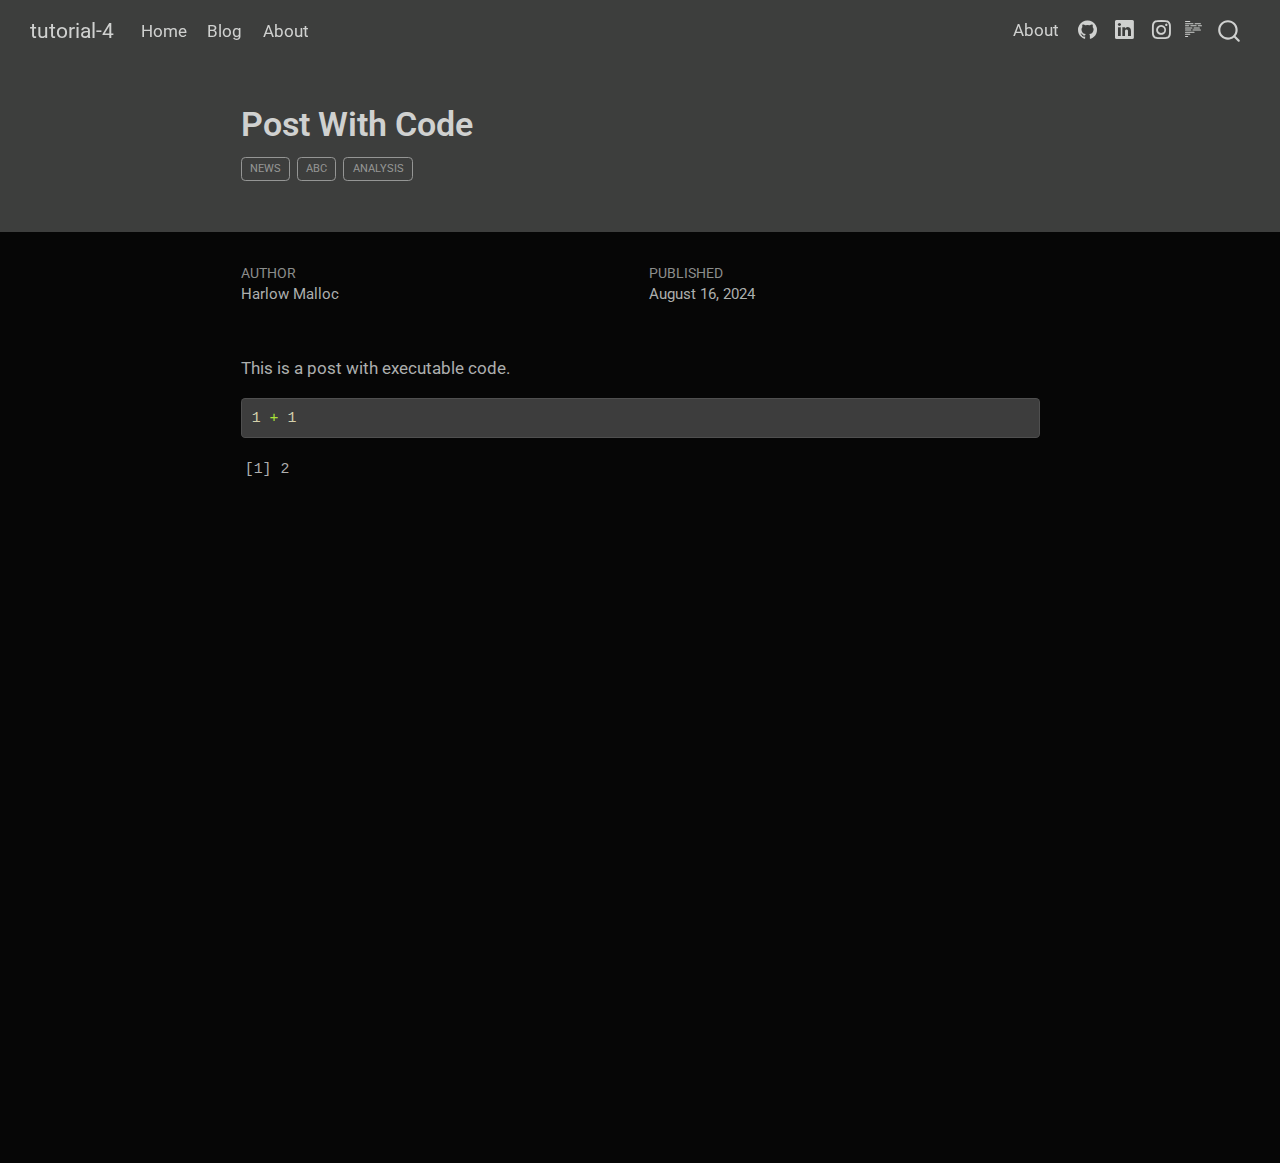
<file: _site/posts/post-with-code/index.html>
<!DOCTYPE html>
<html xmlns="http://www.w3.org/1999/xhtml" lang="en" xml:lang="en"><head>

<meta charset="utf-8">
<meta name="generator" content="quarto-1.4.554">

<meta name="viewport" content="width=device-width, initial-scale=1.0, user-scalable=yes">

<meta name="author" content="Harlow Malloc">
<meta name="dcterms.date" content="2024-08-16">

<title>tutorial-4 - Post With Code</title>
<style>
code{white-space: pre-wrap;}
span.smallcaps{font-variant: small-caps;}
div.columns{display: flex; gap: min(4vw, 1.5em);}
div.column{flex: auto; overflow-x: auto;}
div.hanging-indent{margin-left: 1.5em; text-indent: -1.5em;}
ul.task-list{list-style: none;}
ul.task-list li input[type="checkbox"] {
  width: 0.8em;
  margin: 0 0.8em 0.2em -1em; /* quarto-specific, see https://github.com/quarto-dev/quarto-cli/issues/4556 */ 
  vertical-align: middle;
}
/* CSS for syntax highlighting */
pre > code.sourceCode { white-space: pre; position: relative; }
pre > code.sourceCode > span { line-height: 1.25; }
pre > code.sourceCode > span:empty { height: 1.2em; }
.sourceCode { overflow: visible; }
code.sourceCode > span { color: inherit; text-decoration: inherit; }
div.sourceCode { margin: 1em 0; }
pre.sourceCode { margin: 0; }
@media screen {
div.sourceCode { overflow: auto; }
}
@media print {
pre > code.sourceCode { white-space: pre-wrap; }
pre > code.sourceCode > span { text-indent: -5em; padding-left: 5em; }
}
pre.numberSource code
  { counter-reset: source-line 0; }
pre.numberSource code > span
  { position: relative; left: -4em; counter-increment: source-line; }
pre.numberSource code > span > a:first-child::before
  { content: counter(source-line);
    position: relative; left: -1em; text-align: right; vertical-align: baseline;
    border: none; display: inline-block;
    -webkit-touch-callout: none; -webkit-user-select: none;
    -khtml-user-select: none; -moz-user-select: none;
    -ms-user-select: none; user-select: none;
    padding: 0 4px; width: 4em;
  }
pre.numberSource { margin-left: 3em;  padding-left: 4px; }
div.sourceCode
  {   }
@media screen {
pre > code.sourceCode > span > a:first-child::before { text-decoration: underline; }
}
</style>


<script src="../../site_libs/quarto-nav/quarto-nav.js"></script>
<script src="../../site_libs/quarto-nav/headroom.min.js"></script>
<script src="../../site_libs/clipboard/clipboard.min.js"></script>
<script src="../../site_libs/quarto-search/autocomplete.umd.js"></script>
<script src="../../site_libs/quarto-search/fuse.min.js"></script>
<script src="../../site_libs/quarto-search/quarto-search.js"></script>
<meta name="quarto:offset" content="../../">
<script src="../../site_libs/quarto-html/quarto.js"></script>
<script src="../../site_libs/quarto-html/popper.min.js"></script>
<script src="../../site_libs/quarto-html/tippy.umd.min.js"></script>
<script src="../../site_libs/quarto-html/anchor.min.js"></script>
<link href="../../site_libs/quarto-html/tippy.css" rel="stylesheet">
<link href="../../site_libs/quarto-html/quarto-syntax-highlighting-dark.css" rel="stylesheet" id="quarto-text-highlighting-styles">
<script src="../../site_libs/bootstrap/bootstrap.min.js"></script>
<link href="../../site_libs/bootstrap/bootstrap-icons.css" rel="stylesheet">
<link href="../../site_libs/bootstrap/bootstrap.min.css" rel="stylesheet" id="quarto-bootstrap" data-mode="dark">
<script id="quarto-search-options" type="application/json">{
  "location": "navbar",
  "copy-button": false,
  "collapse-after": 3,
  "panel-placement": "end",
  "type": "overlay",
  "limit": 50,
  "keyboard-shortcut": [
    "f",
    "/",
    "s"
  ],
  "show-item-context": false,
  "language": {
    "search-no-results-text": "No results",
    "search-matching-documents-text": "matching documents",
    "search-copy-link-title": "Copy link to search",
    "search-hide-matches-text": "Hide additional matches",
    "search-more-match-text": "more match in this document",
    "search-more-matches-text": "more matches in this document",
    "search-clear-button-title": "Clear",
    "search-text-placeholder": "",
    "search-detached-cancel-button-title": "Cancel",
    "search-submit-button-title": "Submit",
    "search-label": "Search"
  }
}</script>


<link rel="stylesheet" href="../../styles.css">
</head>

<body class="nav-fixed fullcontent">

<div id="quarto-search-results"></div>
  <header id="quarto-header" class="headroom fixed-top quarto-banner">
    <nav class="navbar navbar-expand-lg " data-bs-theme="dark">
      <div class="navbar-container container-fluid">
      <div class="navbar-brand-container mx-auto">
    <a class="navbar-brand" href="../../index.html">
    <span class="navbar-title">tutorial-4</span>
    </a>
  </div>
            <div id="quarto-search" class="" title="Search"></div>
          <button class="navbar-toggler" type="button" data-bs-toggle="collapse" data-bs-target="#navbarCollapse" aria-controls="navbarCollapse" aria-expanded="false" aria-label="Toggle navigation" onclick="if (window.quartoToggleHeadroom) { window.quartoToggleHeadroom(); }">
  <span class="navbar-toggler-icon"></span>
</button>
          <div class="collapse navbar-collapse" id="navbarCollapse">
            <ul class="navbar-nav navbar-nav-scroll me-auto">
  <li class="nav-item">
    <a class="nav-link" href="../../index.html"> 
<span class="menu-text">Home</span></a>
  </li>  
  <li class="nav-item">
    <a class="nav-link" href="../../blog.qmd"> 
<span class="menu-text">Blog</span></a>
  </li>  
  <li class="nav-item">
    <a class="nav-link" href="../../about.html"> 
<span class="menu-text">About</span></a>
  </li>  
</ul>
            <ul class="navbar-nav navbar-nav-scroll ms-auto">
  <li class="nav-item">
    <a class="nav-link" href="../../about.html"> 
<span class="menu-text">About</span></a>
  </li>  
  <li class="nav-item compact">
    <a class="nav-link" href="https://github.com/adhni"> <i class="bi bi-github" role="img">
</i> 
<span class="menu-text"></span></a>
  </li>  
  <li class="nav-item compact">
    <a class="nav-link" href="https://github.com/adhni"> <i class="bi bi-linkedin" role="img">
</i> 
<span class="menu-text"></span></a>
  </li>  
  <li class="nav-item compact">
    <a class="nav-link" href="https://github.com/adhni"> <i class="bi bi-instagram" role="img">
</i> 
<span class="menu-text"></span></a>
  </li>  
</ul>
          </div> <!-- /navcollapse -->
          <div class="quarto-navbar-tools">
  <a href="" class="quarto-reader-toggle quarto-navigation-tool px-1" onclick="window.quartoToggleReader(); return false;" title="Toggle reader mode">
  <div class="quarto-reader-toggle-btn">
  <i class="bi"></i>
  </div>
</a>
</div>
      </div> <!-- /container-fluid -->
    </nav>
</header>
<!-- content -->
<header id="title-block-header" class="quarto-title-block default page-columns page-full">
  <div class="quarto-title-banner page-columns page-full">
    <div class="quarto-title column-body">
      <h1 class="title">Post With Code</h1>
                                <div class="quarto-categories">
                <div class="quarto-category">news</div>
                <div class="quarto-category">abc</div>
                <div class="quarto-category">analysis</div>
              </div>
                  </div>
  </div>
    
  
  <div class="quarto-title-meta">

      <div>
      <div class="quarto-title-meta-heading">Author</div>
      <div class="quarto-title-meta-contents">
               <p>Harlow Malloc </p>
            </div>
    </div>
      
      <div>
      <div class="quarto-title-meta-heading">Published</div>
      <div class="quarto-title-meta-contents">
        <p class="date">August 16, 2024</p>
      </div>
    </div>
    
      
    </div>
    
  
  </header><div id="quarto-content" class="quarto-container page-columns page-rows-contents page-layout-article page-navbar">
<!-- sidebar -->
<!-- margin-sidebar -->
    
<!-- main -->
<main class="content quarto-banner-title-block" id="quarto-document-content">





<p>This is a post with executable code.</p>
<div class="cell">
<div class="sourceCode cell-code" id="cb1"><pre class="sourceCode r code-with-copy"><code class="sourceCode r"><span id="cb1-1"><a href="#cb1-1" aria-hidden="true" tabindex="-1"></a><span class="dv">1</span> <span class="sc">+</span> <span class="dv">1</span></span></code><button title="Copy to Clipboard" class="code-copy-button"><i class="bi"></i></button></pre></div>
<div class="cell-output cell-output-stdout">
<pre><code>[1] 2</code></pre>
</div>
</div>



</main> <!-- /main -->
<script id="quarto-html-after-body" type="application/javascript">
window.document.addEventListener("DOMContentLoaded", function (event) {
  const toggleBodyColorMode = (bsSheetEl) => {
    const mode = bsSheetEl.getAttribute("data-mode");
    const bodyEl = window.document.querySelector("body");
    if (mode === "dark") {
      bodyEl.classList.add("quarto-dark");
      bodyEl.classList.remove("quarto-light");
    } else {
      bodyEl.classList.add("quarto-light");
      bodyEl.classList.remove("quarto-dark");
    }
  }
  const toggleBodyColorPrimary = () => {
    const bsSheetEl = window.document.querySelector("link#quarto-bootstrap");
    if (bsSheetEl) {
      toggleBodyColorMode(bsSheetEl);
    }
  }
  toggleBodyColorPrimary();  
  const icon = "";
  const anchorJS = new window.AnchorJS();
  anchorJS.options = {
    placement: 'right',
    icon: icon
  };
  anchorJS.add('.anchored');
  const isCodeAnnotation = (el) => {
    for (const clz of el.classList) {
      if (clz.startsWith('code-annotation-')) {                     
        return true;
      }
    }
    return false;
  }
  const clipboard = new window.ClipboardJS('.code-copy-button', {
    text: function(trigger) {
      const codeEl = trigger.previousElementSibling.cloneNode(true);
      for (const childEl of codeEl.children) {
        if (isCodeAnnotation(childEl)) {
          childEl.remove();
        }
      }
      return codeEl.innerText;
    }
  });
  clipboard.on('success', function(e) {
    // button target
    const button = e.trigger;
    // don't keep focus
    button.blur();
    // flash "checked"
    button.classList.add('code-copy-button-checked');
    var currentTitle = button.getAttribute("title");
    button.setAttribute("title", "Copied!");
    let tooltip;
    if (window.bootstrap) {
      button.setAttribute("data-bs-toggle", "tooltip");
      button.setAttribute("data-bs-placement", "left");
      button.setAttribute("data-bs-title", "Copied!");
      tooltip = new bootstrap.Tooltip(button, 
        { trigger: "manual", 
          customClass: "code-copy-button-tooltip",
          offset: [0, -8]});
      tooltip.show();    
    }
    setTimeout(function() {
      if (tooltip) {
        tooltip.hide();
        button.removeAttribute("data-bs-title");
        button.removeAttribute("data-bs-toggle");
        button.removeAttribute("data-bs-placement");
      }
      button.setAttribute("title", currentTitle);
      button.classList.remove('code-copy-button-checked');
    }, 1000);
    // clear code selection
    e.clearSelection();
  });
    var localhostRegex = new RegExp(/^(?:http|https):\/\/localhost\:?[0-9]*\//);
    var mailtoRegex = new RegExp(/^mailto:/);
      var filterRegex = new RegExp('/' + window.location.host + '/');
    var isInternal = (href) => {
        return filterRegex.test(href) || localhostRegex.test(href) || mailtoRegex.test(href);
    }
    // Inspect non-navigation links and adorn them if external
 	var links = window.document.querySelectorAll('a[href]:not(.nav-link):not(.navbar-brand):not(.toc-action):not(.sidebar-link):not(.sidebar-item-toggle):not(.pagination-link):not(.no-external):not([aria-hidden]):not(.dropdown-item):not(.quarto-navigation-tool)');
    for (var i=0; i<links.length; i++) {
      const link = links[i];
      if (!isInternal(link.href)) {
        // undo the damage that might have been done by quarto-nav.js in the case of
        // links that we want to consider external
        if (link.dataset.originalHref !== undefined) {
          link.href = link.dataset.originalHref;
        }
      }
    }
  function tippyHover(el, contentFn, onTriggerFn, onUntriggerFn) {
    const config = {
      allowHTML: true,
      maxWidth: 500,
      delay: 100,
      arrow: false,
      appendTo: function(el) {
          return el.parentElement;
      },
      interactive: true,
      interactiveBorder: 10,
      theme: 'quarto',
      placement: 'bottom-start',
    };
    if (contentFn) {
      config.content = contentFn;
    }
    if (onTriggerFn) {
      config.onTrigger = onTriggerFn;
    }
    if (onUntriggerFn) {
      config.onUntrigger = onUntriggerFn;
    }
    window.tippy(el, config); 
  }
  const noterefs = window.document.querySelectorAll('a[role="doc-noteref"]');
  for (var i=0; i<noterefs.length; i++) {
    const ref = noterefs[i];
    tippyHover(ref, function() {
      // use id or data attribute instead here
      let href = ref.getAttribute('data-footnote-href') || ref.getAttribute('href');
      try { href = new URL(href).hash; } catch {}
      const id = href.replace(/^#\/?/, "");
      const note = window.document.getElementById(id);
      if (note) {
        return note.innerHTML;
      } else {
        return "";
      }
    });
  }
  const xrefs = window.document.querySelectorAll('a.quarto-xref');
  const processXRef = (id, note) => {
    // Strip column container classes
    const stripColumnClz = (el) => {
      el.classList.remove("page-full", "page-columns");
      if (el.children) {
        for (const child of el.children) {
          stripColumnClz(child);
        }
      }
    }
    stripColumnClz(note)
    if (id === null || id.startsWith('sec-')) {
      // Special case sections, only their first couple elements
      const container = document.createElement("div");
      if (note.children && note.children.length > 2) {
        container.appendChild(note.children[0].cloneNode(true));
        for (let i = 1; i < note.children.length; i++) {
          const child = note.children[i];
          if (child.tagName === "P" && child.innerText === "") {
            continue;
          } else {
            container.appendChild(child.cloneNode(true));
            break;
          }
        }
        if (window.Quarto?.typesetMath) {
          window.Quarto.typesetMath(container);
        }
        return container.innerHTML
      } else {
        if (window.Quarto?.typesetMath) {
          window.Quarto.typesetMath(note);
        }
        return note.innerHTML;
      }
    } else {
      // Remove any anchor links if they are present
      const anchorLink = note.querySelector('a.anchorjs-link');
      if (anchorLink) {
        anchorLink.remove();
      }
      if (window.Quarto?.typesetMath) {
        window.Quarto.typesetMath(note);
      }
      // TODO in 1.5, we should make sure this works without a callout special case
      if (note.classList.contains("callout")) {
        return note.outerHTML;
      } else {
        return note.innerHTML;
      }
    }
  }
  for (var i=0; i<xrefs.length; i++) {
    const xref = xrefs[i];
    tippyHover(xref, undefined, function(instance) {
      instance.disable();
      let url = xref.getAttribute('href');
      let hash = undefined; 
      if (url.startsWith('#')) {
        hash = url;
      } else {
        try { hash = new URL(url).hash; } catch {}
      }
      if (hash) {
        const id = hash.replace(/^#\/?/, "");
        const note = window.document.getElementById(id);
        if (note !== null) {
          try {
            const html = processXRef(id, note.cloneNode(true));
            instance.setContent(html);
          } finally {
            instance.enable();
            instance.show();
          }
        } else {
          // See if we can fetch this
          fetch(url.split('#')[0])
          .then(res => res.text())
          .then(html => {
            const parser = new DOMParser();
            const htmlDoc = parser.parseFromString(html, "text/html");
            const note = htmlDoc.getElementById(id);
            if (note !== null) {
              const html = processXRef(id, note);
              instance.setContent(html);
            } 
          }).finally(() => {
            instance.enable();
            instance.show();
          });
        }
      } else {
        // See if we can fetch a full url (with no hash to target)
        // This is a special case and we should probably do some content thinning / targeting
        fetch(url)
        .then(res => res.text())
        .then(html => {
          const parser = new DOMParser();
          const htmlDoc = parser.parseFromString(html, "text/html");
          const note = htmlDoc.querySelector('main.content');
          if (note !== null) {
            // This should only happen for chapter cross references
            // (since there is no id in the URL)
            // remove the first header
            if (note.children.length > 0 && note.children[0].tagName === "HEADER") {
              note.children[0].remove();
            }
            const html = processXRef(null, note);
            instance.setContent(html);
          } 
        }).finally(() => {
          instance.enable();
          instance.show();
        });
      }
    }, function(instance) {
    });
  }
      let selectedAnnoteEl;
      const selectorForAnnotation = ( cell, annotation) => {
        let cellAttr = 'data-code-cell="' + cell + '"';
        let lineAttr = 'data-code-annotation="' +  annotation + '"';
        const selector = 'span[' + cellAttr + '][' + lineAttr + ']';
        return selector;
      }
      const selectCodeLines = (annoteEl) => {
        const doc = window.document;
        const targetCell = annoteEl.getAttribute("data-target-cell");
        const targetAnnotation = annoteEl.getAttribute("data-target-annotation");
        const annoteSpan = window.document.querySelector(selectorForAnnotation(targetCell, targetAnnotation));
        const lines = annoteSpan.getAttribute("data-code-lines").split(",");
        const lineIds = lines.map((line) => {
          return targetCell + "-" + line;
        })
        let top = null;
        let height = null;
        let parent = null;
        if (lineIds.length > 0) {
            //compute the position of the single el (top and bottom and make a div)
            const el = window.document.getElementById(lineIds[0]);
            top = el.offsetTop;
            height = el.offsetHeight;
            parent = el.parentElement.parentElement;
          if (lineIds.length > 1) {
            const lastEl = window.document.getElementById(lineIds[lineIds.length - 1]);
            const bottom = lastEl.offsetTop + lastEl.offsetHeight;
            height = bottom - top;
          }
          if (top !== null && height !== null && parent !== null) {
            // cook up a div (if necessary) and position it 
            let div = window.document.getElementById("code-annotation-line-highlight");
            if (div === null) {
              div = window.document.createElement("div");
              div.setAttribute("id", "code-annotation-line-highlight");
              div.style.position = 'absolute';
              parent.appendChild(div);
            }
            div.style.top = top - 2 + "px";
            div.style.height = height + 4 + "px";
            div.style.left = 0;
            let gutterDiv = window.document.getElementById("code-annotation-line-highlight-gutter");
            if (gutterDiv === null) {
              gutterDiv = window.document.createElement("div");
              gutterDiv.setAttribute("id", "code-annotation-line-highlight-gutter");
              gutterDiv.style.position = 'absolute';
              const codeCell = window.document.getElementById(targetCell);
              const gutter = codeCell.querySelector('.code-annotation-gutter');
              gutter.appendChild(gutterDiv);
            }
            gutterDiv.style.top = top - 2 + "px";
            gutterDiv.style.height = height + 4 + "px";
          }
          selectedAnnoteEl = annoteEl;
        }
      };
      const unselectCodeLines = () => {
        const elementsIds = ["code-annotation-line-highlight", "code-annotation-line-highlight-gutter"];
        elementsIds.forEach((elId) => {
          const div = window.document.getElementById(elId);
          if (div) {
            div.remove();
          }
        });
        selectedAnnoteEl = undefined;
      };
        // Handle positioning of the toggle
    window.addEventListener(
      "resize",
      throttle(() => {
        elRect = undefined;
        if (selectedAnnoteEl) {
          selectCodeLines(selectedAnnoteEl);
        }
      }, 10)
    );
    function throttle(fn, ms) {
    let throttle = false;
    let timer;
      return (...args) => {
        if(!throttle) { // first call gets through
            fn.apply(this, args);
            throttle = true;
        } else { // all the others get throttled
            if(timer) clearTimeout(timer); // cancel #2
            timer = setTimeout(() => {
              fn.apply(this, args);
              timer = throttle = false;
            }, ms);
        }
      };
    }
      // Attach click handler to the DT
      const annoteDls = window.document.querySelectorAll('dt[data-target-cell]');
      for (const annoteDlNode of annoteDls) {
        annoteDlNode.addEventListener('click', (event) => {
          const clickedEl = event.target;
          if (clickedEl !== selectedAnnoteEl) {
            unselectCodeLines();
            const activeEl = window.document.querySelector('dt[data-target-cell].code-annotation-active');
            if (activeEl) {
              activeEl.classList.remove('code-annotation-active');
            }
            selectCodeLines(clickedEl);
            clickedEl.classList.add('code-annotation-active');
          } else {
            // Unselect the line
            unselectCodeLines();
            clickedEl.classList.remove('code-annotation-active');
          }
        });
      }
  const findCites = (el) => {
    const parentEl = el.parentElement;
    if (parentEl) {
      const cites = parentEl.dataset.cites;
      if (cites) {
        return {
          el,
          cites: cites.split(' ')
        };
      } else {
        return findCites(el.parentElement)
      }
    } else {
      return undefined;
    }
  };
  var bibliorefs = window.document.querySelectorAll('a[role="doc-biblioref"]');
  for (var i=0; i<bibliorefs.length; i++) {
    const ref = bibliorefs[i];
    const citeInfo = findCites(ref);
    if (citeInfo) {
      tippyHover(citeInfo.el, function() {
        var popup = window.document.createElement('div');
        citeInfo.cites.forEach(function(cite) {
          var citeDiv = window.document.createElement('div');
          citeDiv.classList.add('hanging-indent');
          citeDiv.classList.add('csl-entry');
          var biblioDiv = window.document.getElementById('ref-' + cite);
          if (biblioDiv) {
            citeDiv.innerHTML = biblioDiv.innerHTML;
          }
          popup.appendChild(citeDiv);
        });
        return popup.innerHTML;
      });
    }
  }
});
</script>
</div> <!-- /content -->




</body></html>
</file>
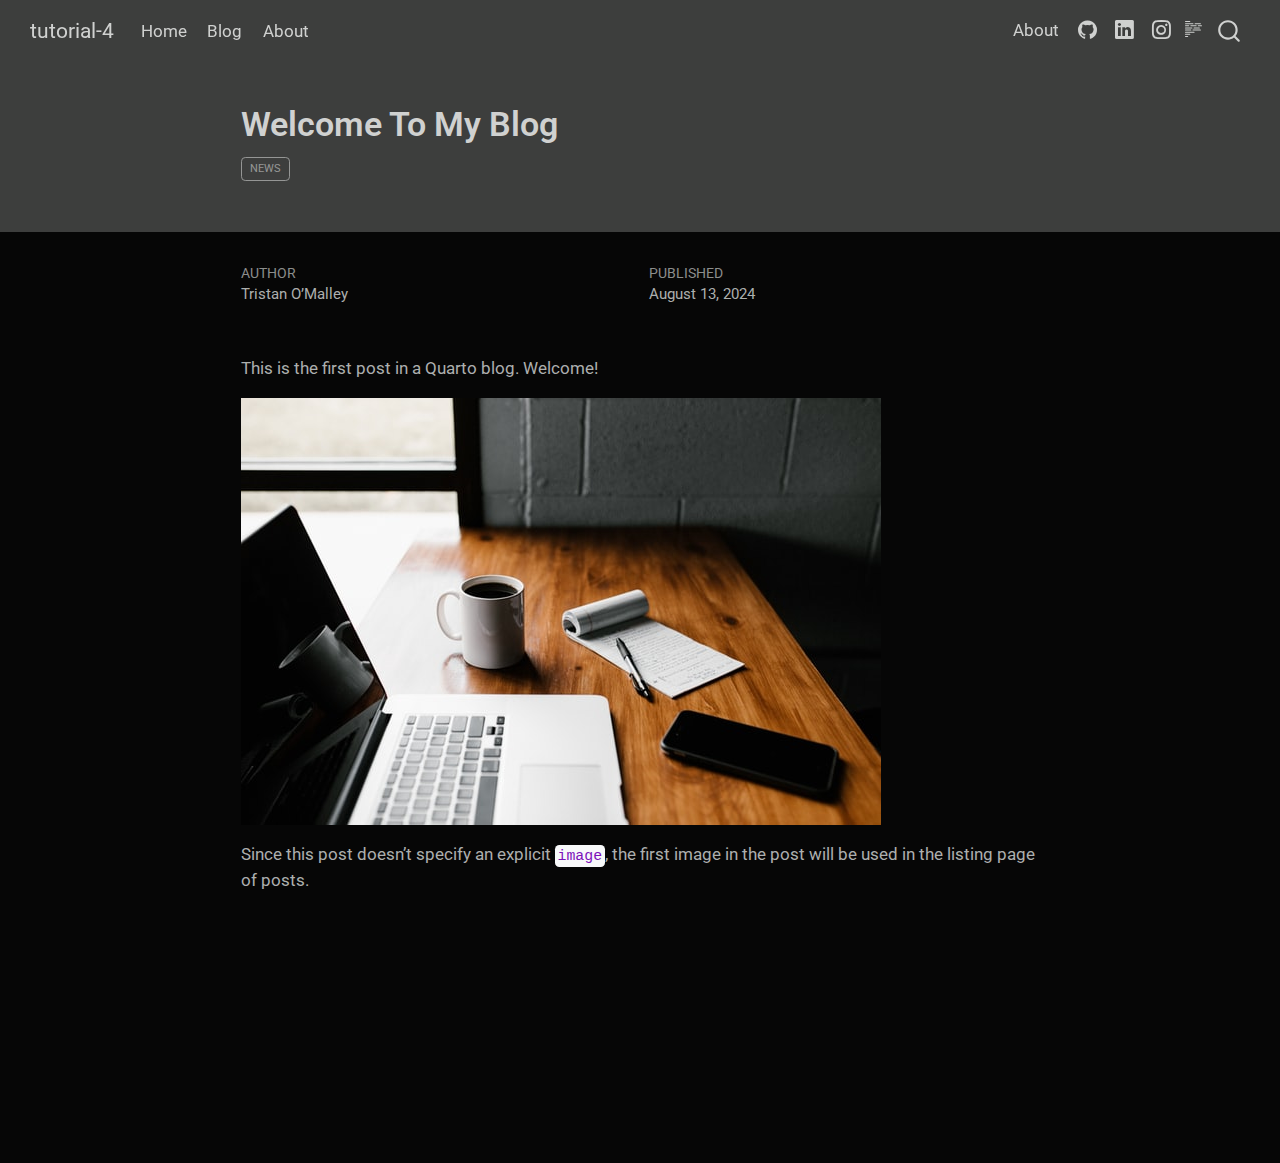
<file: _site/posts/welcome/index.html>
<!DOCTYPE html>
<html xmlns="http://www.w3.org/1999/xhtml" lang="en" xml:lang="en"><head>

<meta charset="utf-8">
<meta name="generator" content="quarto-1.4.554">

<meta name="viewport" content="width=device-width, initial-scale=1.0, user-scalable=yes">

<meta name="author" content="Tristan O’Malley">
<meta name="dcterms.date" content="2024-08-13">

<title>tutorial-4 - Welcome To My Blog</title>
<style>
code{white-space: pre-wrap;}
span.smallcaps{font-variant: small-caps;}
div.columns{display: flex; gap: min(4vw, 1.5em);}
div.column{flex: auto; overflow-x: auto;}
div.hanging-indent{margin-left: 1.5em; text-indent: -1.5em;}
ul.task-list{list-style: none;}
ul.task-list li input[type="checkbox"] {
  width: 0.8em;
  margin: 0 0.8em 0.2em -1em; /* quarto-specific, see https://github.com/quarto-dev/quarto-cli/issues/4556 */ 
  vertical-align: middle;
}
</style>


<script src="../../site_libs/quarto-nav/quarto-nav.js"></script>
<script src="../../site_libs/quarto-nav/headroom.min.js"></script>
<script src="../../site_libs/clipboard/clipboard.min.js"></script>
<script src="../../site_libs/quarto-search/autocomplete.umd.js"></script>
<script src="../../site_libs/quarto-search/fuse.min.js"></script>
<script src="../../site_libs/quarto-search/quarto-search.js"></script>
<meta name="quarto:offset" content="../../">
<script src="../../site_libs/quarto-html/quarto.js"></script>
<script src="../../site_libs/quarto-html/popper.min.js"></script>
<script src="../../site_libs/quarto-html/tippy.umd.min.js"></script>
<script src="../../site_libs/quarto-html/anchor.min.js"></script>
<link href="../../site_libs/quarto-html/tippy.css" rel="stylesheet">
<link href="../../site_libs/quarto-html/quarto-syntax-highlighting-dark.css" rel="stylesheet" id="quarto-text-highlighting-styles">
<script src="../../site_libs/bootstrap/bootstrap.min.js"></script>
<link href="../../site_libs/bootstrap/bootstrap-icons.css" rel="stylesheet">
<link href="../../site_libs/bootstrap/bootstrap.min.css" rel="stylesheet" id="quarto-bootstrap" data-mode="dark">
<script id="quarto-search-options" type="application/json">{
  "location": "navbar",
  "copy-button": false,
  "collapse-after": 3,
  "panel-placement": "end",
  "type": "overlay",
  "limit": 50,
  "keyboard-shortcut": [
    "f",
    "/",
    "s"
  ],
  "show-item-context": false,
  "language": {
    "search-no-results-text": "No results",
    "search-matching-documents-text": "matching documents",
    "search-copy-link-title": "Copy link to search",
    "search-hide-matches-text": "Hide additional matches",
    "search-more-match-text": "more match in this document",
    "search-more-matches-text": "more matches in this document",
    "search-clear-button-title": "Clear",
    "search-text-placeholder": "",
    "search-detached-cancel-button-title": "Cancel",
    "search-submit-button-title": "Submit",
    "search-label": "Search"
  }
}</script>


<link rel="stylesheet" href="../../styles.css">
</head>

<body class="nav-fixed fullcontent">

<div id="quarto-search-results"></div>
  <header id="quarto-header" class="headroom fixed-top quarto-banner">
    <nav class="navbar navbar-expand-lg " data-bs-theme="dark">
      <div class="navbar-container container-fluid">
      <div class="navbar-brand-container mx-auto">
    <a class="navbar-brand" href="../../index.html">
    <span class="navbar-title">tutorial-4</span>
    </a>
  </div>
            <div id="quarto-search" class="" title="Search"></div>
          <button class="navbar-toggler" type="button" data-bs-toggle="collapse" data-bs-target="#navbarCollapse" aria-controls="navbarCollapse" aria-expanded="false" aria-label="Toggle navigation" onclick="if (window.quartoToggleHeadroom) { window.quartoToggleHeadroom(); }">
  <span class="navbar-toggler-icon"></span>
</button>
          <div class="collapse navbar-collapse" id="navbarCollapse">
            <ul class="navbar-nav navbar-nav-scroll me-auto">
  <li class="nav-item">
    <a class="nav-link" href="../../index.html"> 
<span class="menu-text">Home</span></a>
  </li>  
  <li class="nav-item">
    <a class="nav-link" href="../../blog.qmd"> 
<span class="menu-text">Blog</span></a>
  </li>  
  <li class="nav-item">
    <a class="nav-link" href="../../about.html"> 
<span class="menu-text">About</span></a>
  </li>  
</ul>
            <ul class="navbar-nav navbar-nav-scroll ms-auto">
  <li class="nav-item">
    <a class="nav-link" href="../../about.html"> 
<span class="menu-text">About</span></a>
  </li>  
  <li class="nav-item compact">
    <a class="nav-link" href="https://github.com/adhni"> <i class="bi bi-github" role="img">
</i> 
<span class="menu-text"></span></a>
  </li>  
  <li class="nav-item compact">
    <a class="nav-link" href="https://github.com/adhni"> <i class="bi bi-linkedin" role="img">
</i> 
<span class="menu-text"></span></a>
  </li>  
  <li class="nav-item compact">
    <a class="nav-link" href="https://github.com/adhni"> <i class="bi bi-instagram" role="img">
</i> 
<span class="menu-text"></span></a>
  </li>  
</ul>
          </div> <!-- /navcollapse -->
          <div class="quarto-navbar-tools">
  <a href="" class="quarto-reader-toggle quarto-navigation-tool px-1" onclick="window.quartoToggleReader(); return false;" title="Toggle reader mode">
  <div class="quarto-reader-toggle-btn">
  <i class="bi"></i>
  </div>
</a>
</div>
      </div> <!-- /container-fluid -->
    </nav>
</header>
<!-- content -->
<header id="title-block-header" class="quarto-title-block default page-columns page-full">
  <div class="quarto-title-banner page-columns page-full">
    <div class="quarto-title column-body">
      <h1 class="title">Welcome To My Blog</h1>
                                <div class="quarto-categories">
                <div class="quarto-category">news</div>
              </div>
                  </div>
  </div>
    
  
  <div class="quarto-title-meta">

      <div>
      <div class="quarto-title-meta-heading">Author</div>
      <div class="quarto-title-meta-contents">
               <p>Tristan O’Malley </p>
            </div>
    </div>
      
      <div>
      <div class="quarto-title-meta-heading">Published</div>
      <div class="quarto-title-meta-contents">
        <p class="date">August 13, 2024</p>
      </div>
    </div>
    
      
    </div>
    
  
  </header><div id="quarto-content" class="quarto-container page-columns page-rows-contents page-layout-article page-navbar">
<!-- sidebar -->
<!-- margin-sidebar -->
    
<!-- main -->
<main class="content quarto-banner-title-block" id="quarto-document-content">





<p>This is the first post in a Quarto blog. Welcome!</p>
<p><img src="thumbnail.jpg" class="img-fluid"></p>
<p>Since this post doesn’t specify an explicit <code>image</code>, the first image in the post will be used in the listing page of posts.</p>



</main> <!-- /main -->
<script id="quarto-html-after-body" type="application/javascript">
window.document.addEventListener("DOMContentLoaded", function (event) {
  const toggleBodyColorMode = (bsSheetEl) => {
    const mode = bsSheetEl.getAttribute("data-mode");
    const bodyEl = window.document.querySelector("body");
    if (mode === "dark") {
      bodyEl.classList.add("quarto-dark");
      bodyEl.classList.remove("quarto-light");
    } else {
      bodyEl.classList.add("quarto-light");
      bodyEl.classList.remove("quarto-dark");
    }
  }
  const toggleBodyColorPrimary = () => {
    const bsSheetEl = window.document.querySelector("link#quarto-bootstrap");
    if (bsSheetEl) {
      toggleBodyColorMode(bsSheetEl);
    }
  }
  toggleBodyColorPrimary();  
  const icon = "";
  const anchorJS = new window.AnchorJS();
  anchorJS.options = {
    placement: 'right',
    icon: icon
  };
  anchorJS.add('.anchored');
  const isCodeAnnotation = (el) => {
    for (const clz of el.classList) {
      if (clz.startsWith('code-annotation-')) {                     
        return true;
      }
    }
    return false;
  }
  const clipboard = new window.ClipboardJS('.code-copy-button', {
    text: function(trigger) {
      const codeEl = trigger.previousElementSibling.cloneNode(true);
      for (const childEl of codeEl.children) {
        if (isCodeAnnotation(childEl)) {
          childEl.remove();
        }
      }
      return codeEl.innerText;
    }
  });
  clipboard.on('success', function(e) {
    // button target
    const button = e.trigger;
    // don't keep focus
    button.blur();
    // flash "checked"
    button.classList.add('code-copy-button-checked');
    var currentTitle = button.getAttribute("title");
    button.setAttribute("title", "Copied!");
    let tooltip;
    if (window.bootstrap) {
      button.setAttribute("data-bs-toggle", "tooltip");
      button.setAttribute("data-bs-placement", "left");
      button.setAttribute("data-bs-title", "Copied!");
      tooltip = new bootstrap.Tooltip(button, 
        { trigger: "manual", 
          customClass: "code-copy-button-tooltip",
          offset: [0, -8]});
      tooltip.show();    
    }
    setTimeout(function() {
      if (tooltip) {
        tooltip.hide();
        button.removeAttribute("data-bs-title");
        button.removeAttribute("data-bs-toggle");
        button.removeAttribute("data-bs-placement");
      }
      button.setAttribute("title", currentTitle);
      button.classList.remove('code-copy-button-checked');
    }, 1000);
    // clear code selection
    e.clearSelection();
  });
    var localhostRegex = new RegExp(/^(?:http|https):\/\/localhost\:?[0-9]*\//);
    var mailtoRegex = new RegExp(/^mailto:/);
      var filterRegex = new RegExp('/' + window.location.host + '/');
    var isInternal = (href) => {
        return filterRegex.test(href) || localhostRegex.test(href) || mailtoRegex.test(href);
    }
    // Inspect non-navigation links and adorn them if external
 	var links = window.document.querySelectorAll('a[href]:not(.nav-link):not(.navbar-brand):not(.toc-action):not(.sidebar-link):not(.sidebar-item-toggle):not(.pagination-link):not(.no-external):not([aria-hidden]):not(.dropdown-item):not(.quarto-navigation-tool)');
    for (var i=0; i<links.length; i++) {
      const link = links[i];
      if (!isInternal(link.href)) {
        // undo the damage that might have been done by quarto-nav.js in the case of
        // links that we want to consider external
        if (link.dataset.originalHref !== undefined) {
          link.href = link.dataset.originalHref;
        }
      }
    }
  function tippyHover(el, contentFn, onTriggerFn, onUntriggerFn) {
    const config = {
      allowHTML: true,
      maxWidth: 500,
      delay: 100,
      arrow: false,
      appendTo: function(el) {
          return el.parentElement;
      },
      interactive: true,
      interactiveBorder: 10,
      theme: 'quarto',
      placement: 'bottom-start',
    };
    if (contentFn) {
      config.content = contentFn;
    }
    if (onTriggerFn) {
      config.onTrigger = onTriggerFn;
    }
    if (onUntriggerFn) {
      config.onUntrigger = onUntriggerFn;
    }
    window.tippy(el, config); 
  }
  const noterefs = window.document.querySelectorAll('a[role="doc-noteref"]');
  for (var i=0; i<noterefs.length; i++) {
    const ref = noterefs[i];
    tippyHover(ref, function() {
      // use id or data attribute instead here
      let href = ref.getAttribute('data-footnote-href') || ref.getAttribute('href');
      try { href = new URL(href).hash; } catch {}
      const id = href.replace(/^#\/?/, "");
      const note = window.document.getElementById(id);
      if (note) {
        return note.innerHTML;
      } else {
        return "";
      }
    });
  }
  const xrefs = window.document.querySelectorAll('a.quarto-xref');
  const processXRef = (id, note) => {
    // Strip column container classes
    const stripColumnClz = (el) => {
      el.classList.remove("page-full", "page-columns");
      if (el.children) {
        for (const child of el.children) {
          stripColumnClz(child);
        }
      }
    }
    stripColumnClz(note)
    if (id === null || id.startsWith('sec-')) {
      // Special case sections, only their first couple elements
      const container = document.createElement("div");
      if (note.children && note.children.length > 2) {
        container.appendChild(note.children[0].cloneNode(true));
        for (let i = 1; i < note.children.length; i++) {
          const child = note.children[i];
          if (child.tagName === "P" && child.innerText === "") {
            continue;
          } else {
            container.appendChild(child.cloneNode(true));
            break;
          }
        }
        if (window.Quarto?.typesetMath) {
          window.Quarto.typesetMath(container);
        }
        return container.innerHTML
      } else {
        if (window.Quarto?.typesetMath) {
          window.Quarto.typesetMath(note);
        }
        return note.innerHTML;
      }
    } else {
      // Remove any anchor links if they are present
      const anchorLink = note.querySelector('a.anchorjs-link');
      if (anchorLink) {
        anchorLink.remove();
      }
      if (window.Quarto?.typesetMath) {
        window.Quarto.typesetMath(note);
      }
      // TODO in 1.5, we should make sure this works without a callout special case
      if (note.classList.contains("callout")) {
        return note.outerHTML;
      } else {
        return note.innerHTML;
      }
    }
  }
  for (var i=0; i<xrefs.length; i++) {
    const xref = xrefs[i];
    tippyHover(xref, undefined, function(instance) {
      instance.disable();
      let url = xref.getAttribute('href');
      let hash = undefined; 
      if (url.startsWith('#')) {
        hash = url;
      } else {
        try { hash = new URL(url).hash; } catch {}
      }
      if (hash) {
        const id = hash.replace(/^#\/?/, "");
        const note = window.document.getElementById(id);
        if (note !== null) {
          try {
            const html = processXRef(id, note.cloneNode(true));
            instance.setContent(html);
          } finally {
            instance.enable();
            instance.show();
          }
        } else {
          // See if we can fetch this
          fetch(url.split('#')[0])
          .then(res => res.text())
          .then(html => {
            const parser = new DOMParser();
            const htmlDoc = parser.parseFromString(html, "text/html");
            const note = htmlDoc.getElementById(id);
            if (note !== null) {
              const html = processXRef(id, note);
              instance.setContent(html);
            } 
          }).finally(() => {
            instance.enable();
            instance.show();
          });
        }
      } else {
        // See if we can fetch a full url (with no hash to target)
        // This is a special case and we should probably do some content thinning / targeting
        fetch(url)
        .then(res => res.text())
        .then(html => {
          const parser = new DOMParser();
          const htmlDoc = parser.parseFromString(html, "text/html");
          const note = htmlDoc.querySelector('main.content');
          if (note !== null) {
            // This should only happen for chapter cross references
            // (since there is no id in the URL)
            // remove the first header
            if (note.children.length > 0 && note.children[0].tagName === "HEADER") {
              note.children[0].remove();
            }
            const html = processXRef(null, note);
            instance.setContent(html);
          } 
        }).finally(() => {
          instance.enable();
          instance.show();
        });
      }
    }, function(instance) {
    });
  }
      let selectedAnnoteEl;
      const selectorForAnnotation = ( cell, annotation) => {
        let cellAttr = 'data-code-cell="' + cell + '"';
        let lineAttr = 'data-code-annotation="' +  annotation + '"';
        const selector = 'span[' + cellAttr + '][' + lineAttr + ']';
        return selector;
      }
      const selectCodeLines = (annoteEl) => {
        const doc = window.document;
        const targetCell = annoteEl.getAttribute("data-target-cell");
        const targetAnnotation = annoteEl.getAttribute("data-target-annotation");
        const annoteSpan = window.document.querySelector(selectorForAnnotation(targetCell, targetAnnotation));
        const lines = annoteSpan.getAttribute("data-code-lines").split(",");
        const lineIds = lines.map((line) => {
          return targetCell + "-" + line;
        })
        let top = null;
        let height = null;
        let parent = null;
        if (lineIds.length > 0) {
            //compute the position of the single el (top and bottom and make a div)
            const el = window.document.getElementById(lineIds[0]);
            top = el.offsetTop;
            height = el.offsetHeight;
            parent = el.parentElement.parentElement;
          if (lineIds.length > 1) {
            const lastEl = window.document.getElementById(lineIds[lineIds.length - 1]);
            const bottom = lastEl.offsetTop + lastEl.offsetHeight;
            height = bottom - top;
          }
          if (top !== null && height !== null && parent !== null) {
            // cook up a div (if necessary) and position it 
            let div = window.document.getElementById("code-annotation-line-highlight");
            if (div === null) {
              div = window.document.createElement("div");
              div.setAttribute("id", "code-annotation-line-highlight");
              div.style.position = 'absolute';
              parent.appendChild(div);
            }
            div.style.top = top - 2 + "px";
            div.style.height = height + 4 + "px";
            div.style.left = 0;
            let gutterDiv = window.document.getElementById("code-annotation-line-highlight-gutter");
            if (gutterDiv === null) {
              gutterDiv = window.document.createElement("div");
              gutterDiv.setAttribute("id", "code-annotation-line-highlight-gutter");
              gutterDiv.style.position = 'absolute';
              const codeCell = window.document.getElementById(targetCell);
              const gutter = codeCell.querySelector('.code-annotation-gutter');
              gutter.appendChild(gutterDiv);
            }
            gutterDiv.style.top = top - 2 + "px";
            gutterDiv.style.height = height + 4 + "px";
          }
          selectedAnnoteEl = annoteEl;
        }
      };
      const unselectCodeLines = () => {
        const elementsIds = ["code-annotation-line-highlight", "code-annotation-line-highlight-gutter"];
        elementsIds.forEach((elId) => {
          const div = window.document.getElementById(elId);
          if (div) {
            div.remove();
          }
        });
        selectedAnnoteEl = undefined;
      };
        // Handle positioning of the toggle
    window.addEventListener(
      "resize",
      throttle(() => {
        elRect = undefined;
        if (selectedAnnoteEl) {
          selectCodeLines(selectedAnnoteEl);
        }
      }, 10)
    );
    function throttle(fn, ms) {
    let throttle = false;
    let timer;
      return (...args) => {
        if(!throttle) { // first call gets through
            fn.apply(this, args);
            throttle = true;
        } else { // all the others get throttled
            if(timer) clearTimeout(timer); // cancel #2
            timer = setTimeout(() => {
              fn.apply(this, args);
              timer = throttle = false;
            }, ms);
        }
      };
    }
      // Attach click handler to the DT
      const annoteDls = window.document.querySelectorAll('dt[data-target-cell]');
      for (const annoteDlNode of annoteDls) {
        annoteDlNode.addEventListener('click', (event) => {
          const clickedEl = event.target;
          if (clickedEl !== selectedAnnoteEl) {
            unselectCodeLines();
            const activeEl = window.document.querySelector('dt[data-target-cell].code-annotation-active');
            if (activeEl) {
              activeEl.classList.remove('code-annotation-active');
            }
            selectCodeLines(clickedEl);
            clickedEl.classList.add('code-annotation-active');
          } else {
            // Unselect the line
            unselectCodeLines();
            clickedEl.classList.remove('code-annotation-active');
          }
        });
      }
  const findCites = (el) => {
    const parentEl = el.parentElement;
    if (parentEl) {
      const cites = parentEl.dataset.cites;
      if (cites) {
        return {
          el,
          cites: cites.split(' ')
        };
      } else {
        return findCites(el.parentElement)
      }
    } else {
      return undefined;
    }
  };
  var bibliorefs = window.document.querySelectorAll('a[role="doc-biblioref"]');
  for (var i=0; i<bibliorefs.length; i++) {
    const ref = bibliorefs[i];
    const citeInfo = findCites(ref);
    if (citeInfo) {
      tippyHover(citeInfo.el, function() {
        var popup = window.document.createElement('div');
        citeInfo.cites.forEach(function(cite) {
          var citeDiv = window.document.createElement('div');
          citeDiv.classList.add('hanging-indent');
          citeDiv.classList.add('csl-entry');
          var biblioDiv = window.document.getElementById('ref-' + cite);
          if (biblioDiv) {
            citeDiv.innerHTML = biblioDiv.innerHTML;
          }
          popup.appendChild(citeDiv);
        });
        return popup.innerHTML;
      });
    }
  }
});
</script>
</div> <!-- /content -->




</body></html>
</file>
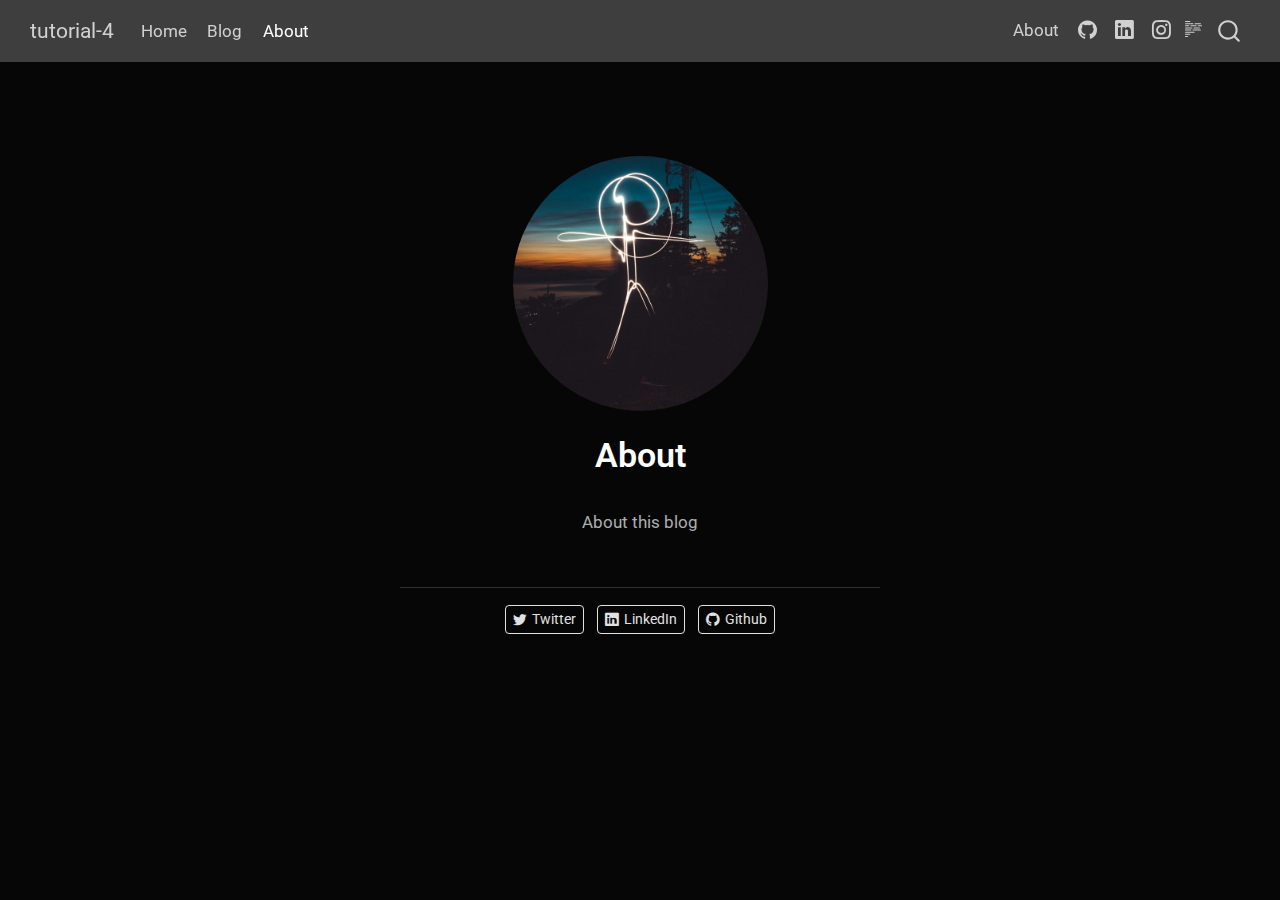
<file: _site/about.html>
<!DOCTYPE html>
<html xmlns="http://www.w3.org/1999/xhtml" lang="en" xml:lang="en"><head>

<meta charset="utf-8">
<meta name="generator" content="quarto-1.4.554">

<meta name="viewport" content="width=device-width, initial-scale=1.0, user-scalable=yes">


<title>tutorial-4 - About</title>
<style>
code{white-space: pre-wrap;}
span.smallcaps{font-variant: small-caps;}
div.columns{display: flex; gap: min(4vw, 1.5em);}
div.column{flex: auto; overflow-x: auto;}
div.hanging-indent{margin-left: 1.5em; text-indent: -1.5em;}
ul.task-list{list-style: none;}
ul.task-list li input[type="checkbox"] {
  width: 0.8em;
  margin: 0 0.8em 0.2em -1em; /* quarto-specific, see https://github.com/quarto-dev/quarto-cli/issues/4556 */ 
  vertical-align: middle;
}
</style>


<script src="site_libs/quarto-nav/quarto-nav.js"></script>
<script src="site_libs/quarto-nav/headroom.min.js"></script>
<script src="site_libs/clipboard/clipboard.min.js"></script>
<script src="site_libs/quarto-search/autocomplete.umd.js"></script>
<script src="site_libs/quarto-search/fuse.min.js"></script>
<script src="site_libs/quarto-search/quarto-search.js"></script>
<meta name="quarto:offset" content="./">
<script src="site_libs/quarto-html/quarto.js"></script>
<script src="site_libs/quarto-html/popper.min.js"></script>
<script src="site_libs/quarto-html/tippy.umd.min.js"></script>
<link href="site_libs/quarto-html/tippy.css" rel="stylesheet">
<link href="site_libs/quarto-html/quarto-syntax-highlighting-dark.css" rel="stylesheet" id="quarto-text-highlighting-styles">
<script src="site_libs/bootstrap/bootstrap.min.js"></script>
<link href="site_libs/bootstrap/bootstrap-icons.css" rel="stylesheet">
<link href="site_libs/bootstrap/bootstrap.min.css" rel="stylesheet" id="quarto-bootstrap" data-mode="dark">
<script id="quarto-search-options" type="application/json">{
  "location": "navbar",
  "copy-button": false,
  "collapse-after": 3,
  "panel-placement": "end",
  "type": "overlay",
  "limit": 50,
  "keyboard-shortcut": [
    "f",
    "/",
    "s"
  ],
  "show-item-context": false,
  "language": {
    "search-no-results-text": "No results",
    "search-matching-documents-text": "matching documents",
    "search-copy-link-title": "Copy link to search",
    "search-hide-matches-text": "Hide additional matches",
    "search-more-match-text": "more match in this document",
    "search-more-matches-text": "more matches in this document",
    "search-clear-button-title": "Clear",
    "search-text-placeholder": "",
    "search-detached-cancel-button-title": "Cancel",
    "search-submit-button-title": "Submit",
    "search-label": "Search"
  }
}</script>


<link rel="stylesheet" href="styles.css">
</head>

<body class="nav-fixed fullcontent">

<div id="quarto-search-results"></div>
  <header id="quarto-header" class="headroom fixed-top">
    <nav class="navbar navbar-expand-lg " data-bs-theme="dark">
      <div class="navbar-container container-fluid">
      <div class="navbar-brand-container mx-auto">
    <a class="navbar-brand" href="./index.html">
    <span class="navbar-title">tutorial-4</span>
    </a>
  </div>
            <div id="quarto-search" class="" title="Search"></div>
          <button class="navbar-toggler" type="button" data-bs-toggle="collapse" data-bs-target="#navbarCollapse" aria-controls="navbarCollapse" aria-expanded="false" aria-label="Toggle navigation" onclick="if (window.quartoToggleHeadroom) { window.quartoToggleHeadroom(); }">
  <span class="navbar-toggler-icon"></span>
</button>
          <div class="collapse navbar-collapse" id="navbarCollapse">
            <ul class="navbar-nav navbar-nav-scroll me-auto">
  <li class="nav-item">
    <a class="nav-link" href="./index.html"> 
<span class="menu-text">Home</span></a>
  </li>  
  <li class="nav-item">
    <a class="nav-link" href="./blog.qmd"> 
<span class="menu-text">Blog</span></a>
  </li>  
  <li class="nav-item">
    <a class="nav-link active" href="./about.html" aria-current="page"> 
<span class="menu-text">About</span></a>
  </li>  
</ul>
            <ul class="navbar-nav navbar-nav-scroll ms-auto">
  <li class="nav-item">
    <a class="nav-link" href="./about.html"> 
<span class="menu-text">About</span></a>
  </li>  
  <li class="nav-item compact">
    <a class="nav-link" href="https://github.com/adhni"> <i class="bi bi-github" role="img">
</i> 
<span class="menu-text"></span></a>
  </li>  
  <li class="nav-item compact">
    <a class="nav-link" href="https://github.com/adhni"> <i class="bi bi-linkedin" role="img">
</i> 
<span class="menu-text"></span></a>
  </li>  
  <li class="nav-item compact">
    <a class="nav-link" href="https://github.com/adhni"> <i class="bi bi-instagram" role="img">
</i> 
<span class="menu-text"></span></a>
  </li>  
</ul>
          </div> <!-- /navcollapse -->
          <div class="quarto-navbar-tools">
  <a href="" class="quarto-reader-toggle quarto-navigation-tool px-1" onclick="window.quartoToggleReader(); return false;" title="Toggle reader mode">
  <div class="quarto-reader-toggle-btn">
  <i class="bi"></i>
  </div>
</a>
</div>
      </div> <!-- /container-fluid -->
    </nav>
</header>
<!-- content -->
<div id="quarto-content" class="quarto-container page-columns page-rows-contents page-layout-article page-navbar">
<!-- sidebar -->
<!-- margin-sidebar -->
    
<!-- main -->
<div class="quarto-about-jolla content">
  <img src="profile.jpg" class="about-image
  round " style="height: 15em; width: 15em;">
 <header id="title-block-header" class="quarto-title-block default">
<div class="quarto-title">
<h1 class="title">About</h1>
</div>
<div class="quarto-title-meta">
  </div>
</header><main class="content" id="quarto-document-content">
<p>About this blog</p>


</main> 
  <hr class="about-sep">
   <div class="about-links">
  <a href="https://twitter.com" class="about-link" rel="" target="">
    <i class="bi bi-twitter"></i>
     <span class="about-link-text">Twitter</span>
  </a>
  <a href="https://linkedin.com" class="about-link" rel="" target="">
    <i class="bi bi-linkedin"></i>
     <span class="about-link-text">LinkedIn</span>
  </a>
  <a href="https://github.com" class="about-link" rel="" target="">
    <i class="bi bi-github"></i>
     <span class="about-link-text">Github</span>
  </a>
</div>
</div>
 <!-- /main -->
<script id="quarto-html-after-body" type="application/javascript">
window.document.addEventListener("DOMContentLoaded", function (event) {
  const toggleBodyColorMode = (bsSheetEl) => {
    const mode = bsSheetEl.getAttribute("data-mode");
    const bodyEl = window.document.querySelector("body");
    if (mode === "dark") {
      bodyEl.classList.add("quarto-dark");
      bodyEl.classList.remove("quarto-light");
    } else {
      bodyEl.classList.add("quarto-light");
      bodyEl.classList.remove("quarto-dark");
    }
  }
  const toggleBodyColorPrimary = () => {
    const bsSheetEl = window.document.querySelector("link#quarto-bootstrap");
    if (bsSheetEl) {
      toggleBodyColorMode(bsSheetEl);
    }
  }
  toggleBodyColorPrimary();  
  const isCodeAnnotation = (el) => {
    for (const clz of el.classList) {
      if (clz.startsWith('code-annotation-')) {                     
        return true;
      }
    }
    return false;
  }
  const clipboard = new window.ClipboardJS('.code-copy-button', {
    text: function(trigger) {
      const codeEl = trigger.previousElementSibling.cloneNode(true);
      for (const childEl of codeEl.children) {
        if (isCodeAnnotation(childEl)) {
          childEl.remove();
        }
      }
      return codeEl.innerText;
    }
  });
  clipboard.on('success', function(e) {
    // button target
    const button = e.trigger;
    // don't keep focus
    button.blur();
    // flash "checked"
    button.classList.add('code-copy-button-checked');
    var currentTitle = button.getAttribute("title");
    button.setAttribute("title", "Copied!");
    let tooltip;
    if (window.bootstrap) {
      button.setAttribute("data-bs-toggle", "tooltip");
      button.setAttribute("data-bs-placement", "left");
      button.setAttribute("data-bs-title", "Copied!");
      tooltip = new bootstrap.Tooltip(button, 
        { trigger: "manual", 
          customClass: "code-copy-button-tooltip",
          offset: [0, -8]});
      tooltip.show();    
    }
    setTimeout(function() {
      if (tooltip) {
        tooltip.hide();
        button.removeAttribute("data-bs-title");
        button.removeAttribute("data-bs-toggle");
        button.removeAttribute("data-bs-placement");
      }
      button.setAttribute("title", currentTitle);
      button.classList.remove('code-copy-button-checked');
    }, 1000);
    // clear code selection
    e.clearSelection();
  });
    var localhostRegex = new RegExp(/^(?:http|https):\/\/localhost\:?[0-9]*\//);
    var mailtoRegex = new RegExp(/^mailto:/);
      var filterRegex = new RegExp('/' + window.location.host + '/');
    var isInternal = (href) => {
        return filterRegex.test(href) || localhostRegex.test(href) || mailtoRegex.test(href);
    }
    // Inspect non-navigation links and adorn them if external
 	var links = window.document.querySelectorAll('a[href]:not(.nav-link):not(.navbar-brand):not(.toc-action):not(.sidebar-link):not(.sidebar-item-toggle):not(.pagination-link):not(.no-external):not([aria-hidden]):not(.dropdown-item):not(.quarto-navigation-tool)');
    for (var i=0; i<links.length; i++) {
      const link = links[i];
      if (!isInternal(link.href)) {
        // undo the damage that might have been done by quarto-nav.js in the case of
        // links that we want to consider external
        if (link.dataset.originalHref !== undefined) {
          link.href = link.dataset.originalHref;
        }
      }
    }
  function tippyHover(el, contentFn, onTriggerFn, onUntriggerFn) {
    const config = {
      allowHTML: true,
      maxWidth: 500,
      delay: 100,
      arrow: false,
      appendTo: function(el) {
          return el.parentElement;
      },
      interactive: true,
      interactiveBorder: 10,
      theme: 'quarto',
      placement: 'bottom-start',
    };
    if (contentFn) {
      config.content = contentFn;
    }
    if (onTriggerFn) {
      config.onTrigger = onTriggerFn;
    }
    if (onUntriggerFn) {
      config.onUntrigger = onUntriggerFn;
    }
    window.tippy(el, config); 
  }
  const noterefs = window.document.querySelectorAll('a[role="doc-noteref"]');
  for (var i=0; i<noterefs.length; i++) {
    const ref = noterefs[i];
    tippyHover(ref, function() {
      // use id or data attribute instead here
      let href = ref.getAttribute('data-footnote-href') || ref.getAttribute('href');
      try { href = new URL(href).hash; } catch {}
      const id = href.replace(/^#\/?/, "");
      const note = window.document.getElementById(id);
      if (note) {
        return note.innerHTML;
      } else {
        return "";
      }
    });
  }
  const xrefs = window.document.querySelectorAll('a.quarto-xref');
  const processXRef = (id, note) => {
    // Strip column container classes
    const stripColumnClz = (el) => {
      el.classList.remove("page-full", "page-columns");
      if (el.children) {
        for (const child of el.children) {
          stripColumnClz(child);
        }
      }
    }
    stripColumnClz(note)
    if (id === null || id.startsWith('sec-')) {
      // Special case sections, only their first couple elements
      const container = document.createElement("div");
      if (note.children && note.children.length > 2) {
        container.appendChild(note.children[0].cloneNode(true));
        for (let i = 1; i < note.children.length; i++) {
          const child = note.children[i];
          if (child.tagName === "P" && child.innerText === "") {
            continue;
          } else {
            container.appendChild(child.cloneNode(true));
            break;
          }
        }
        if (window.Quarto?.typesetMath) {
          window.Quarto.typesetMath(container);
        }
        return container.innerHTML
      } else {
        if (window.Quarto?.typesetMath) {
          window.Quarto.typesetMath(note);
        }
        return note.innerHTML;
      }
    } else {
      // Remove any anchor links if they are present
      const anchorLink = note.querySelector('a.anchorjs-link');
      if (anchorLink) {
        anchorLink.remove();
      }
      if (window.Quarto?.typesetMath) {
        window.Quarto.typesetMath(note);
      }
      // TODO in 1.5, we should make sure this works without a callout special case
      if (note.classList.contains("callout")) {
        return note.outerHTML;
      } else {
        return note.innerHTML;
      }
    }
  }
  for (var i=0; i<xrefs.length; i++) {
    const xref = xrefs[i];
    tippyHover(xref, undefined, function(instance) {
      instance.disable();
      let url = xref.getAttribute('href');
      let hash = undefined; 
      if (url.startsWith('#')) {
        hash = url;
      } else {
        try { hash = new URL(url).hash; } catch {}
      }
      if (hash) {
        const id = hash.replace(/^#\/?/, "");
        const note = window.document.getElementById(id);
        if (note !== null) {
          try {
            const html = processXRef(id, note.cloneNode(true));
            instance.setContent(html);
          } finally {
            instance.enable();
            instance.show();
          }
        } else {
          // See if we can fetch this
          fetch(url.split('#')[0])
          .then(res => res.text())
          .then(html => {
            const parser = new DOMParser();
            const htmlDoc = parser.parseFromString(html, "text/html");
            const note = htmlDoc.getElementById(id);
            if (note !== null) {
              const html = processXRef(id, note);
              instance.setContent(html);
            } 
          }).finally(() => {
            instance.enable();
            instance.show();
          });
        }
      } else {
        // See if we can fetch a full url (with no hash to target)
        // This is a special case and we should probably do some content thinning / targeting
        fetch(url)
        .then(res => res.text())
        .then(html => {
          const parser = new DOMParser();
          const htmlDoc = parser.parseFromString(html, "text/html");
          const note = htmlDoc.querySelector('main.content');
          if (note !== null) {
            // This should only happen for chapter cross references
            // (since there is no id in the URL)
            // remove the first header
            if (note.children.length > 0 && note.children[0].tagName === "HEADER") {
              note.children[0].remove();
            }
            const html = processXRef(null, note);
            instance.setContent(html);
          } 
        }).finally(() => {
          instance.enable();
          instance.show();
        });
      }
    }, function(instance) {
    });
  }
      let selectedAnnoteEl;
      const selectorForAnnotation = ( cell, annotation) => {
        let cellAttr = 'data-code-cell="' + cell + '"';
        let lineAttr = 'data-code-annotation="' +  annotation + '"';
        const selector = 'span[' + cellAttr + '][' + lineAttr + ']';
        return selector;
      }
      const selectCodeLines = (annoteEl) => {
        const doc = window.document;
        const targetCell = annoteEl.getAttribute("data-target-cell");
        const targetAnnotation = annoteEl.getAttribute("data-target-annotation");
        const annoteSpan = window.document.querySelector(selectorForAnnotation(targetCell, targetAnnotation));
        const lines = annoteSpan.getAttribute("data-code-lines").split(",");
        const lineIds = lines.map((line) => {
          return targetCell + "-" + line;
        })
        let top = null;
        let height = null;
        let parent = null;
        if (lineIds.length > 0) {
            //compute the position of the single el (top and bottom and make a div)
            const el = window.document.getElementById(lineIds[0]);
            top = el.offsetTop;
            height = el.offsetHeight;
            parent = el.parentElement.parentElement;
          if (lineIds.length > 1) {
            const lastEl = window.document.getElementById(lineIds[lineIds.length - 1]);
            const bottom = lastEl.offsetTop + lastEl.offsetHeight;
            height = bottom - top;
          }
          if (top !== null && height !== null && parent !== null) {
            // cook up a div (if necessary) and position it 
            let div = window.document.getElementById("code-annotation-line-highlight");
            if (div === null) {
              div = window.document.createElement("div");
              div.setAttribute("id", "code-annotation-line-highlight");
              div.style.position = 'absolute';
              parent.appendChild(div);
            }
            div.style.top = top - 2 + "px";
            div.style.height = height + 4 + "px";
            div.style.left = 0;
            let gutterDiv = window.document.getElementById("code-annotation-line-highlight-gutter");
            if (gutterDiv === null) {
              gutterDiv = window.document.createElement("div");
              gutterDiv.setAttribute("id", "code-annotation-line-highlight-gutter");
              gutterDiv.style.position = 'absolute';
              const codeCell = window.document.getElementById(targetCell);
              const gutter = codeCell.querySelector('.code-annotation-gutter');
              gutter.appendChild(gutterDiv);
            }
            gutterDiv.style.top = top - 2 + "px";
            gutterDiv.style.height = height + 4 + "px";
          }
          selectedAnnoteEl = annoteEl;
        }
      };
      const unselectCodeLines = () => {
        const elementsIds = ["code-annotation-line-highlight", "code-annotation-line-highlight-gutter"];
        elementsIds.forEach((elId) => {
          const div = window.document.getElementById(elId);
          if (div) {
            div.remove();
          }
        });
        selectedAnnoteEl = undefined;
      };
        // Handle positioning of the toggle
    window.addEventListener(
      "resize",
      throttle(() => {
        elRect = undefined;
        if (selectedAnnoteEl) {
          selectCodeLines(selectedAnnoteEl);
        }
      }, 10)
    );
    function throttle(fn, ms) {
    let throttle = false;
    let timer;
      return (...args) => {
        if(!throttle) { // first call gets through
            fn.apply(this, args);
            throttle = true;
        } else { // all the others get throttled
            if(timer) clearTimeout(timer); // cancel #2
            timer = setTimeout(() => {
              fn.apply(this, args);
              timer = throttle = false;
            }, ms);
        }
      };
    }
      // Attach click handler to the DT
      const annoteDls = window.document.querySelectorAll('dt[data-target-cell]');
      for (const annoteDlNode of annoteDls) {
        annoteDlNode.addEventListener('click', (event) => {
          const clickedEl = event.target;
          if (clickedEl !== selectedAnnoteEl) {
            unselectCodeLines();
            const activeEl = window.document.querySelector('dt[data-target-cell].code-annotation-active');
            if (activeEl) {
              activeEl.classList.remove('code-annotation-active');
            }
            selectCodeLines(clickedEl);
            clickedEl.classList.add('code-annotation-active');
          } else {
            // Unselect the line
            unselectCodeLines();
            clickedEl.classList.remove('code-annotation-active');
          }
        });
      }
  const findCites = (el) => {
    const parentEl = el.parentElement;
    if (parentEl) {
      const cites = parentEl.dataset.cites;
      if (cites) {
        return {
          el,
          cites: cites.split(' ')
        };
      } else {
        return findCites(el.parentElement)
      }
    } else {
      return undefined;
    }
  };
  var bibliorefs = window.document.querySelectorAll('a[role="doc-biblioref"]');
  for (var i=0; i<bibliorefs.length; i++) {
    const ref = bibliorefs[i];
    const citeInfo = findCites(ref);
    if (citeInfo) {
      tippyHover(citeInfo.el, function() {
        var popup = window.document.createElement('div');
        citeInfo.cites.forEach(function(cite) {
          var citeDiv = window.document.createElement('div');
          citeDiv.classList.add('hanging-indent');
          citeDiv.classList.add('csl-entry');
          var biblioDiv = window.document.getElementById('ref-' + cite);
          if (biblioDiv) {
            citeDiv.innerHTML = biblioDiv.innerHTML;
          }
          popup.appendChild(citeDiv);
        });
        return popup.innerHTML;
      });
    }
  }
});
</script>
</div> <!-- /content -->




</body></html>
</file>
<file: _site/site_libs/quarto-html/tippy.css>
.tippy-box[data-animation=fade][data-state=hidden]{opacity:0}[data-tippy-root]{max-width:calc(100vw - 10px)}.tippy-box{position:relative;background-color:#333;color:#fff;border-radius:4px;font-size:14px;line-height:1.4;white-space:normal;outline:0;transition-property:transform,visibility,opacity}.tippy-box[data-placement^=top]>.tippy-arrow{bottom:0}.tippy-box[data-placement^=top]>.tippy-arrow:before{bottom:-7px;left:0;border-width:8px 8px 0;border-top-color:initial;transform-origin:center top}.tippy-box[data-placement^=bottom]>.tippy-arrow{top:0}.tippy-box[data-placement^=bottom]>.tippy-arrow:before{top:-7px;left:0;border-width:0 8px 8px;border-bottom-color:initial;transform-origin:center bottom}.tippy-box[data-placement^=left]>.tippy-arrow{right:0}.tippy-box[data-placement^=left]>.tippy-arrow:before{border-width:8px 0 8px 8px;border-left-color:initial;right:-7px;transform-origin:center left}.tippy-box[data-placement^=right]>.tippy-arrow{left:0}.tippy-box[data-placement^=right]>.tippy-arrow:before{left:-7px;border-width:8px 8px 8px 0;border-right-color:initial;transform-origin:center right}.tippy-box[data-inertia][data-state=visible]{transition-timing-function:cubic-bezier(.54,1.5,.38,1.11)}.tippy-arrow{width:16px;height:16px;color:#333}.tippy-arrow:before{content:"";position:absolute;border-color:transparent;border-style:solid}.tippy-content{position:relative;padding:5px 9px;z-index:1}
</file>
<file: _site/site_libs/quarto-html/quarto-syntax-highlighting-dark.css>
/* quarto syntax highlight colors */
:root {
  --quarto-hl-al-color: #f07178;
  --quarto-hl-an-color: #d4d0ab;
  --quarto-hl-at-color: #00e0e0;
  --quarto-hl-bn-color: #d4d0ab;
  --quarto-hl-bu-color: #abe338;
  --quarto-hl-ch-color: #abe338;
  --quarto-hl-co-color: #f8f8f2;
  --quarto-hl-cv-color: #ffd700;
  --quarto-hl-cn-color: #ffd700;
  --quarto-hl-cf-color: #ffa07a;
  --quarto-hl-dt-color: #ffa07a;
  --quarto-hl-dv-color: #d4d0ab;
  --quarto-hl-do-color: #f8f8f2;
  --quarto-hl-er-color: #f07178;
  --quarto-hl-ex-color: #00e0e0;
  --quarto-hl-fl-color: #d4d0ab;
  --quarto-hl-fu-color: #ffa07a;
  --quarto-hl-im-color: #abe338;
  --quarto-hl-in-color: #d4d0ab;
  --quarto-hl-kw-color: #ffa07a;
  --quarto-hl-op-color: #ffa07a;
  --quarto-hl-ot-color: #00e0e0;
  --quarto-hl-pp-color: #dcc6e0;
  --quarto-hl-re-color: #00e0e0;
  --quarto-hl-sc-color: #abe338;
  --quarto-hl-ss-color: #abe338;
  --quarto-hl-st-color: #abe338;
  --quarto-hl-va-color: #00e0e0;
  --quarto-hl-vs-color: #abe338;
  --quarto-hl-wa-color: #dcc6e0;
}

/* other quarto variables */
:root {
  --quarto-font-monospace: SFMono-Regular, Menlo, Monaco, Consolas, "Liberation Mono", "Courier New", monospace;
}

code span.al {
  background-color: #2a0f15;
  font-weight: bold;
  color: #f07178;
}

code span.an {
  color: #d4d0ab;
}

code span.at {
  color: #00e0e0;
}

code span.bn {
  color: #d4d0ab;
}

code span.bu {
  color: #abe338;
}

code span.ch {
  color: #abe338;
}

code span.co {
  font-style: italic;
  color: #f8f8f2;
}

code span.cv {
  color: #ffd700;
}

code span.cn {
  color: #ffd700;
}

code span.cf {
  font-weight: bold;
  color: #ffa07a;
}

code span.dt {
  color: #ffa07a;
}

code span.dv {
  color: #d4d0ab;
}

code span.do {
  color: #f8f8f2;
}

code span.er {
  color: #f07178;
  text-decoration: underline;
}

code span.ex {
  font-weight: bold;
  color: #00e0e0;
}

code span.fl {
  color: #d4d0ab;
}

code span.fu {
  color: #ffa07a;
}

code span.im {
  color: #abe338;
}

code span.in {
  color: #d4d0ab;
}

code span.kw {
  font-weight: bold;
  color: #ffa07a;
}

pre > code.sourceCode > span {
  color: #f8f8f2;
}

code span {
  color: #f8f8f2;
}

code.sourceCode > span {
  color: #f8f8f2;
}

div.sourceCode,
div.sourceCode pre.sourceCode {
  color: #f8f8f2;
}

code span.op {
  color: #ffa07a;
}

code span.ot {
  color: #00e0e0;
}

code span.pp {
  color: #dcc6e0;
}

code span.re {
  background-color: #f8f8f2;
  color: #00e0e0;
}

code span.sc {
  color: #abe338;
}

code span.ss {
  color: #abe338;
}

code span.st {
  color: #abe338;
}

code span.va {
  color: #00e0e0;
}

code span.vs {
  color: #abe338;
}

code span.wa {
  color: #dcc6e0;
}

.prevent-inlining {
  content: "</";
}

/*# sourceMappingURL=935a306eefa94366c21e1a970dddb765.css.map */
</file>
<file: _site/styles.css>
/* css styles */
</file>
